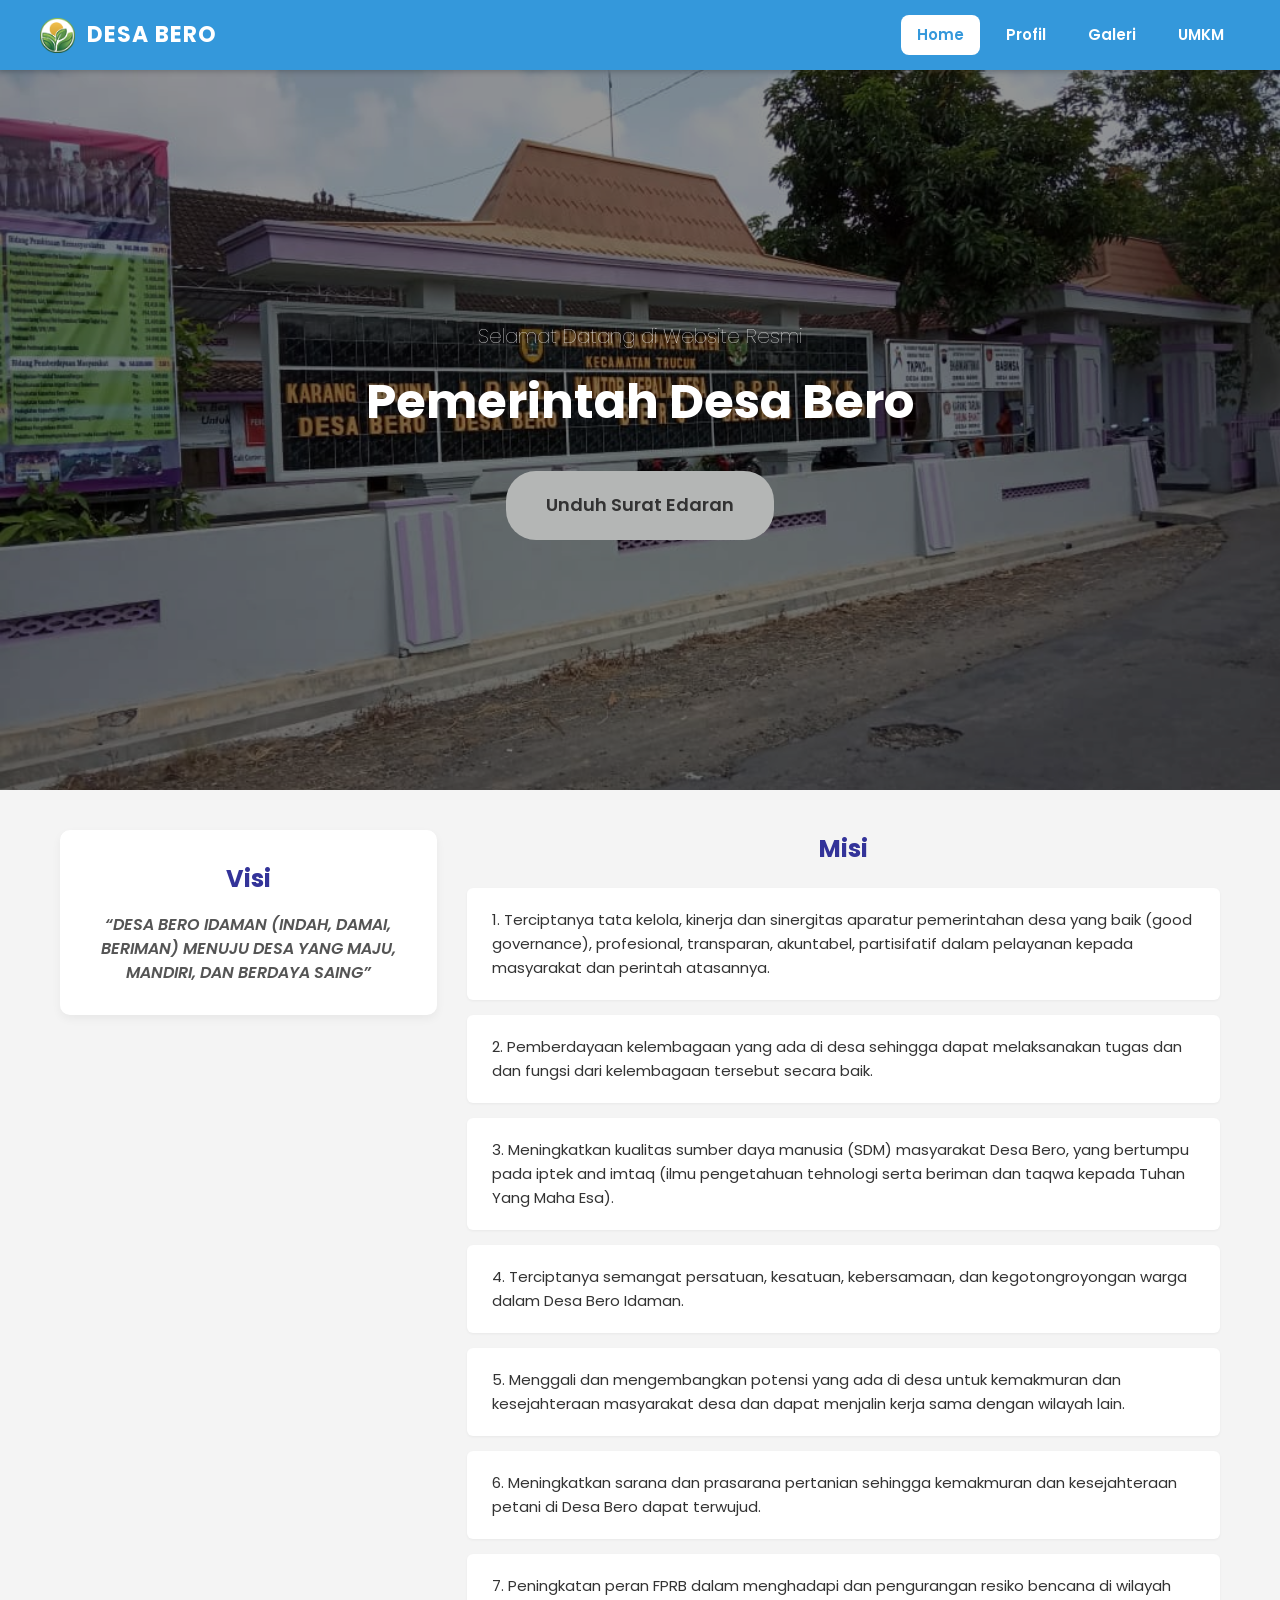
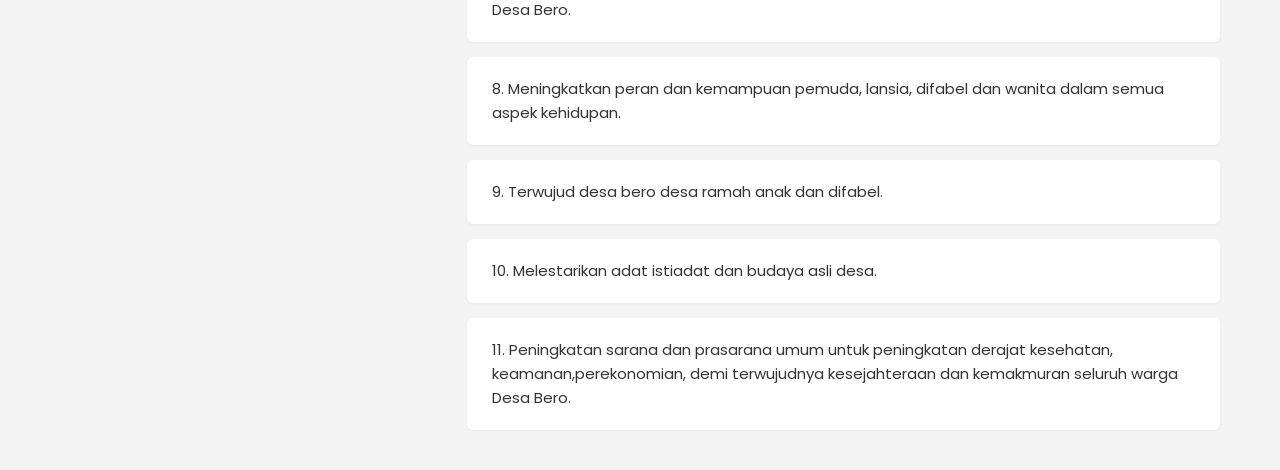
<file: index.html>
<!DOCTYPE html>
<html lang="id">
<head>
  <meta charset="UTF-8">
  <meta name="viewport" content="width=device-width, initial-scale=1.0">
  <title>Kelurahan Desa Bero</title>
  <link rel="stylesheet" href="style.css">
  <link rel="icon" type="image/png" href="gambar/logodesa.png">
</head>
<body>

  <nav>
    <div class="nav-brand">
      <img src="gambar/logodesa.png" alt="Logo" class="nav-logo">
      <span>DESA BERO</span>
    </div>
    <div class="nav-links">
      <a href="index.html" class="active">Home</a>
      <a href="profil.html">Profil</a>
      <a href="kegiatan.html">Galeri</a>
      <a href="umkm.html">UMKM</a>
    </div>
  </nav>

  <div class="hero-section">
    <img src="gambar/kantor kepala desa.jpg" alt="Latar Belakang Desa Bero" class="hero-bg">
    <div class="hero-overlay"></div>
    <div class="hero-content">
      <h1>Selamat Datang di Website Resmi</h1>
      <p>Pemerintah Desa Bero</p>
      <div class="action-buttons">
        <a href="surat/Surat_Undangan_Pentas_Seni_Wayang_Desa_Bero.pdf" download class="btn-kapsul">Unduh Surat Edaran</a>
      </div>
    </div>
  </div>

  <div class="content-section">
    <div class="visi-misi-container">
      
      <div class="card visi">
        <h3>Visi</h3>
        <p>“DESA BERO IDAMAN (INDAH, DAMAI, BERIMAN) MENUJU DESA YANG MAJU, MANDIRI, DAN BERDAYA SAING”</p>
      </div>
      
      <div class="misi-container">
        <h3 class="judul-misi">Misi</h3>
        
        <div class="misi-box">1. Terciptanya tata kelola, kinerja dan sinergitas aparatur pemerintahan desa yang baik (good governance), profesional, transparan, akuntabel, partisifatif dalam pelayanan kepada masyarakat dan perintah atasannya.</div>
        <div class="misi-box">2. Pemberdayaan kelembagaan yang ada di desa sehingga dapat melaksanakan tugas dan dan fungsi dari kelembagaan tersebut secara baik.</div>
        <div class="misi-box">3. Meningkatkan kualitas sumber daya manusia (SDM) masyarakat Desa Bero, yang bertumpu pada iptek and imtaq (ilmu pengetahuan tehnologi serta beriman dan taqwa kepada Tuhan Yang Maha Esa).</div>
        <div class="misi-box">4. Terciptanya semangat persatuan, kesatuan, kebersamaan, dan kegotongroyongan warga dalam Desa Bero Idaman.</div>
        <div class="misi-box">5. Menggali dan mengembangkan potensi yang ada di desa untuk kemakmuran dan kesejahteraan masyarakat desa dan dapat menjalin kerja sama dengan wilayah lain.</div>
        <div class="misi-box">6. Meningkatkan sarana dan prasarana pertanian sehingga kemakmuran dan kesejahteraan petani di Desa Bero dapat terwujud.</div>
        <div class="misi-box">7. Peningkatan peran FPRB dalam menghadapi dan pengurangan resiko bencana di wilayah Desa Bero.</div>
        <div class="misi-box">8. Meningkatkan peran dan kemampuan pemuda, lansia, difabel dan wanita dalam semua aspek kehidupan.</div>
        <div class="misi-box">9. Terwujud desa bero desa ramah anak dan difabel.</div>
        <div class="misi-box">10. Melestarikan adat istiadat dan budaya asli desa.</div>
        <div class="misi-box">11. Peningkatan sarana dan prasarana umum untuk peningkatan derajat kesehatan, keamanan,perekonomian, demi terwujudnya kesejahteraan dan kemakmuran seluruh warga Desa Bero.</div>
      </div>

    </div>
  </div>

  <script src="script.js"></script>
</body>
</html>
</file>
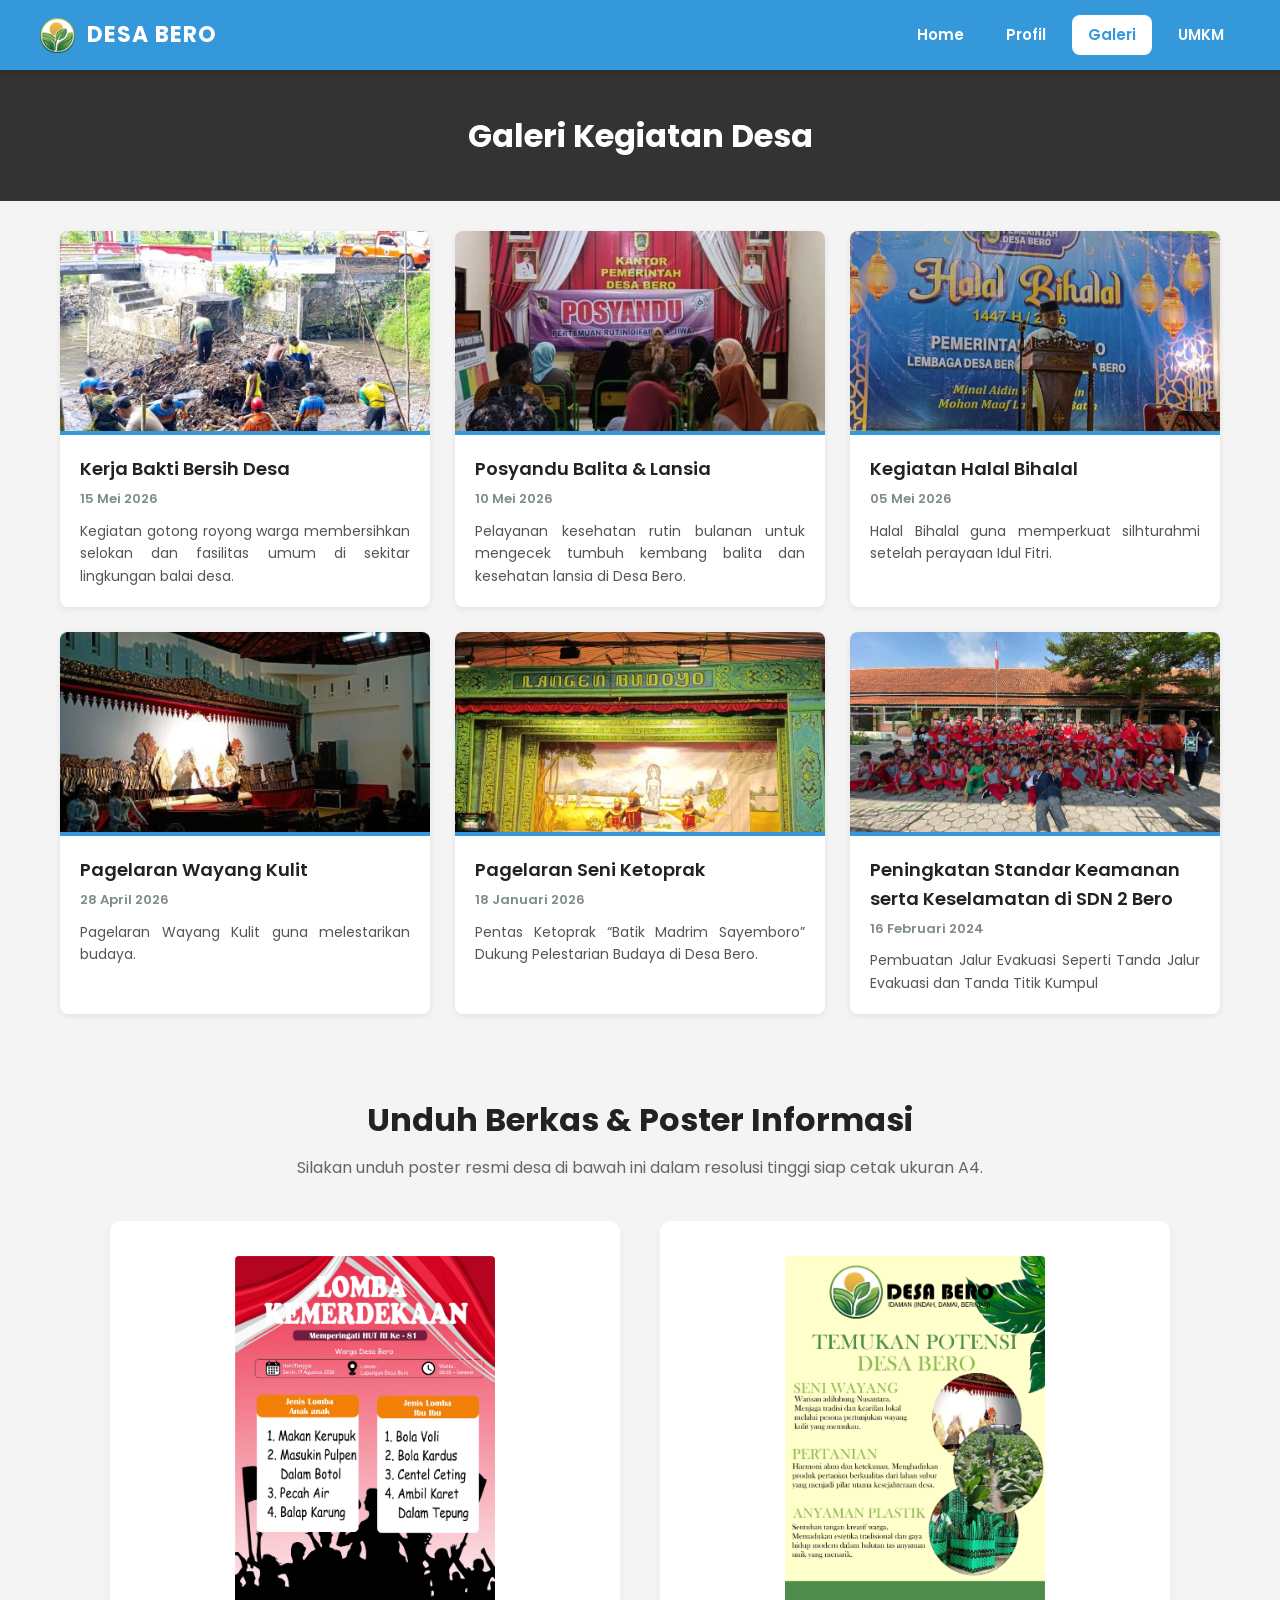
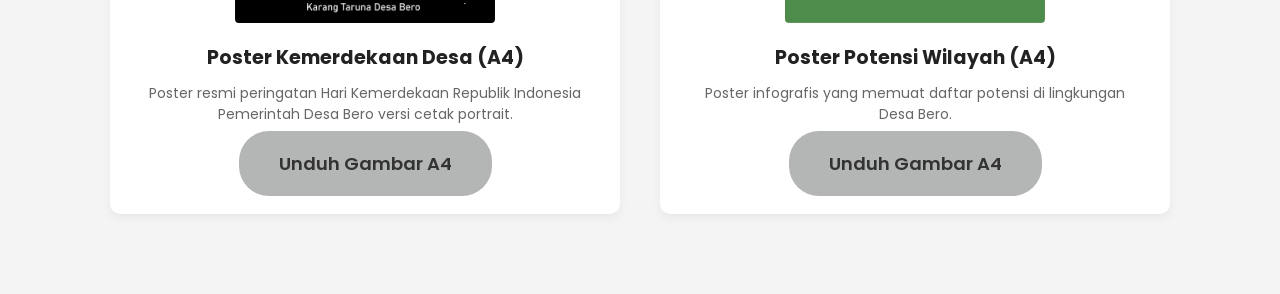
<file: kegiatan.html>
<!DOCTYPE html>
<html lang="id">
<head>
    <meta charset="UTF-8">
    <meta name="viewport" content="width=device-width, initial-scale=1.0">
    <title>Kegiatan Desa Bero</title>
    <link rel="stylesheet" href="style.css">
    <link rel="icon" type="image/png" href="gambar/logodesa.png">
</head>
<body>

    <nav>
        <div class="nav-brand">
            <img src="gambar/logodesa.png" alt="Logo" class="nav-logo">
            <span>DESA BERO</span>
        </div>
        <div class="nav-links">
            <a href="index.html">Home</a>
            <a href="profil.html">Profil</a>
            <a href="kegiatan.html" class="active">Galeri</a>
            <a href="umkm.html">UMKM</a>
        </div>
    </nav>

    <header class="page-header">
        <h1>Galeri Kegiatan Desa</h1>
    </header>

    <div class="kegiatan-container">
        
        <div class="kegiatan-grid">
            
            <div class="kegiatan-card">
                <div class="kegiatan-foto">
                    <img src="gambar/bersih sungai.jpg" alt="Kerja Bakti">
                </div>
                <div class="kegiatan-info">
                    <h3>Kerja Bakti Bersih Desa</h3>
                    <span class="kegiatan-tanggal">15 Mei 2026</span>
                    <p>Kegiatan gotong royong warga membersihkan selokan dan fasilitas umum di sekitar lingkungan balai desa.</p>
                </div>
            </div>

            <div class="kegiatan-card">
                <div class="kegiatan-foto">
                    <img src="gambar/posyandu.jpeg" alt="Posyandu">
                </div>
                <div class="kegiatan-info">
                    <h3>Posyandu Balita & Lansia</h3>
                    <span class="kegiatan-tanggal">10 Mei 2026</span>
                    <p>Pelayanan kesehatan rutin bulanan untuk mengecek tumbuh kembang balita dan kesehatan lansia di Desa Bero.</p>
                </div>
            </div>

            <div class="kegiatan-card">
                <div class="kegiatan-foto">
                    <img src="gambar/halal bihalal.jpg" alt="Halal Bihalal">
                </div>
                <div class="kegiatan-info">
                    <h3>Kegiatan Halal Bihalal</h3>
                    <span class="kegiatan-tanggal">05 Mei 2026</span>
                    <p>Halal Bihalal guna memperkuat silhturahmi setelah perayaan Idul Fitri.</p>
                </div>
            </div>

            <div class="kegiatan-card">
                <div class="kegiatan-foto">
                    <img src="gambar/wayang.jpeg" alt="Wayang Kulit">
                </div>
                <div class="kegiatan-info">
                    <h3>Pagelaran Wayang Kulit</h3>
                    <span class="kegiatan-tanggal">28 April 2026</span>
                    <p>Pagelaran Wayang Kulit guna melestarikan budaya.</p>
                </div>
            </div>

            <div class="kegiatan-card">
                <div class="kegiatan-foto">
                    <img src="gambar/seni ketoprak.jpg" alt="Ketoprak">
                </div>
                <div class="kegiatan-info">
                    <h3>Pagelaran Seni Ketoprak</h3>
                    <span class="kegiatan-tanggal">18 Januari 2026</span>
                    <p>Pentas Ketoprak “Batik Madrim Sayemboro” Dukung Pelestarian Budaya di Desa Bero.</p>
                </div>
            </div>

            <div class="kegiatan-card">
                <div class="kegiatan-foto">
                    <img src="gambar/kegiatan sd.jpg" alt="Kegiatan SD">
                </div>
                <div class="kegiatan-info">
                    <h3>Peningkatan Standar Keamanan serta Keselamatan di SDN 2 Bero</h3>
                    <span class="kegiatan-tanggal">16 Februari 2024</span>
                    <p>Pembuatan Jalur Evakuasi Seperti Tanda Jalur Evakuasi dan Tanda Titik Kumpul</p>
                </div>
            </div>

        </div>
    </div>

    <section class="download-media-section">
        <div class="media-header">
            <h2>Unduh Berkas & Poster Informasi</h2>
            <p>Silakan unduh poster resmi desa di bawah ini dalam resolusi tinggi siap cetak ukuran A4.</p>
        </div>

        <div class="media-grid">
            <div class="media-card">
                <div class="media-preview">
                    <img src="gambar/POSTER EVENT.jpg" alt="Poster Kemerdekaan Desa Bero">
                </div>
                <div class="media-info">
                    <h3>Poster Kemerdekaan Desa (A4)</h3>
                    <p>Poster resmi peringatan Hari Kemerdekaan Republik Indonesia Pemerintah Desa Bero versi cetak portrait.</p>
                    <a href="gambar/POSTER EVENT.jpg" download class="btn-kapsul">Unduh Gambar A4</a>
                </div>
            </div>

            <div class="media-card">
                <div class="media-preview">
                    <img src="gambar/5_Arraihan Yanu Pradana_X PPLG B_Poster Potensi.jpg" alt="Poster Potensi Desa Bero">
                </div>
                <div class="media-info">
                    <h3>Poster Potensi Wilayah (A4)</h3>
                    <p>Poster infografis yang memuat daftar potensi di lingkungan Desa Bero.</p>
                    <a href="gambar/5_Arraihan Yanu Pradana_X PPLG B_Poster Potensi.jpg" download class="btn-kapsul">Unduh Gambar A4</a>
                </div>
            </div>
        </div>
    </section>

</body>
</file>
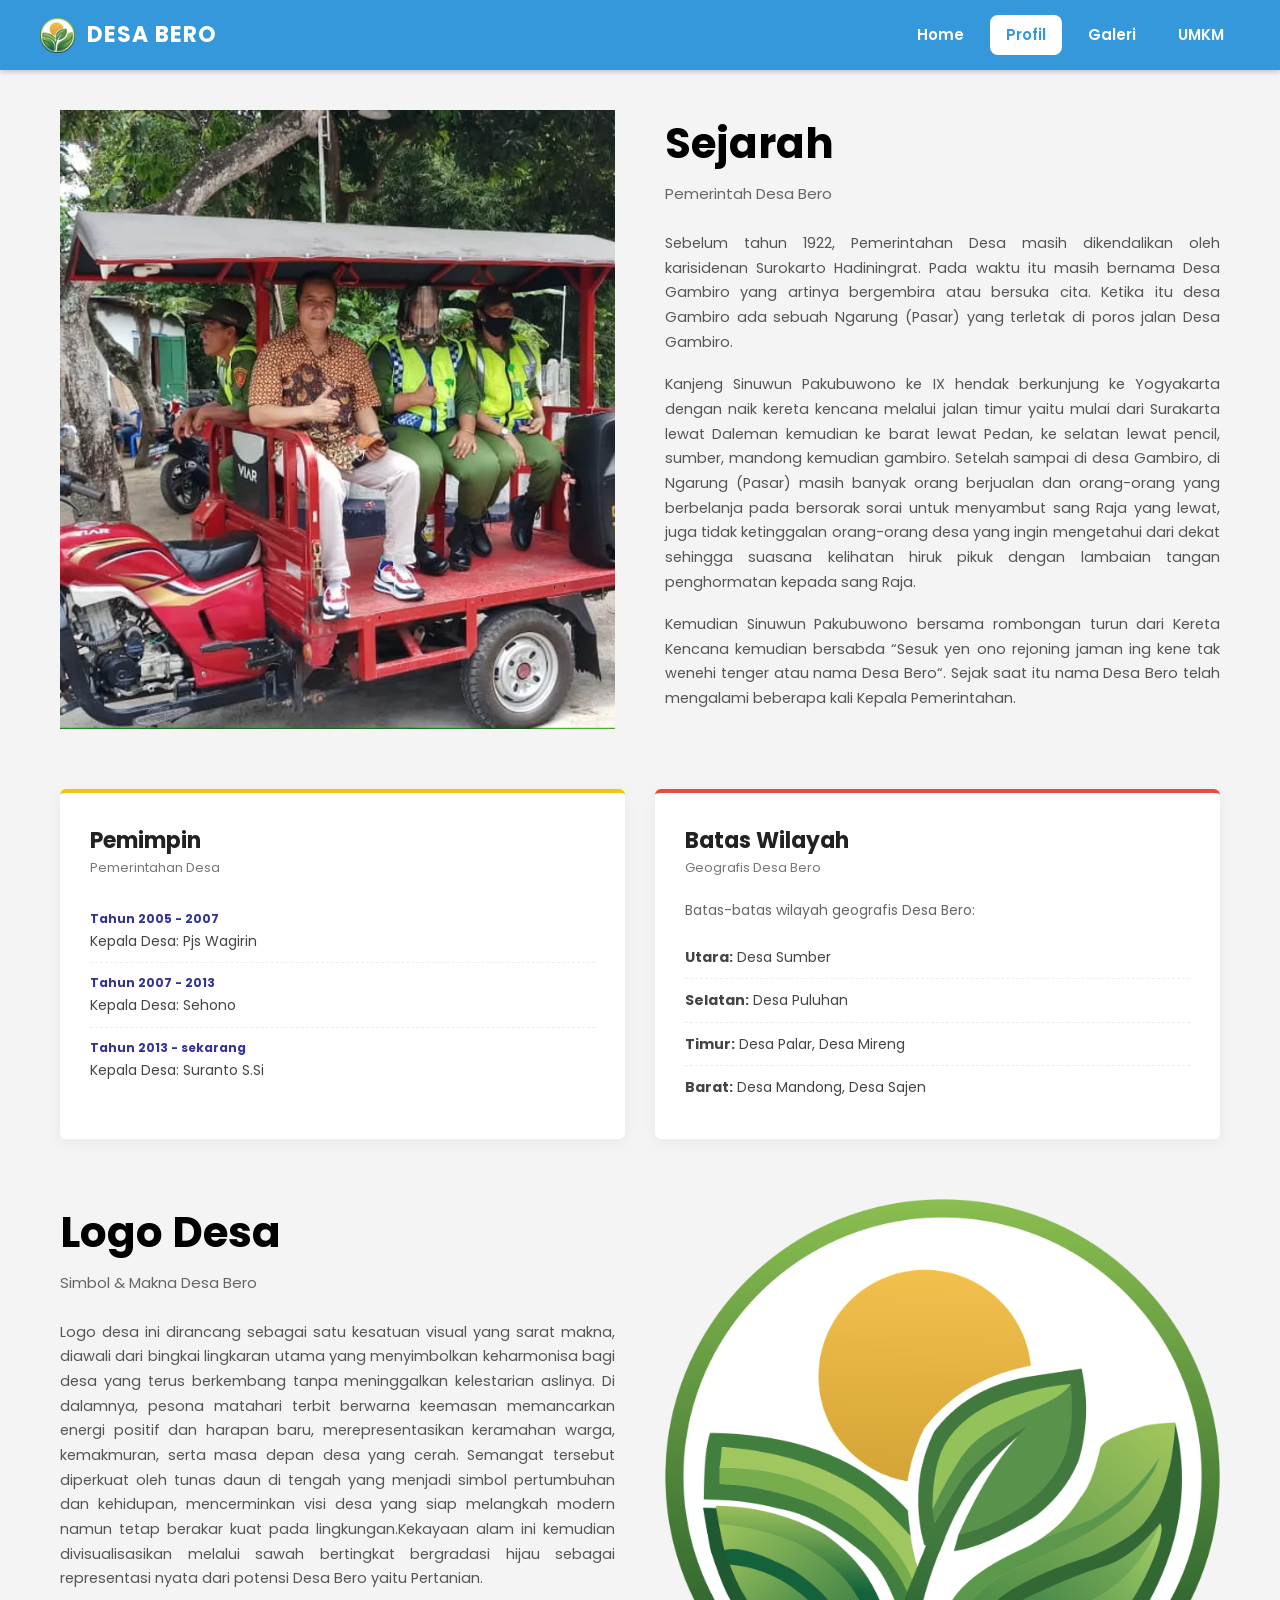
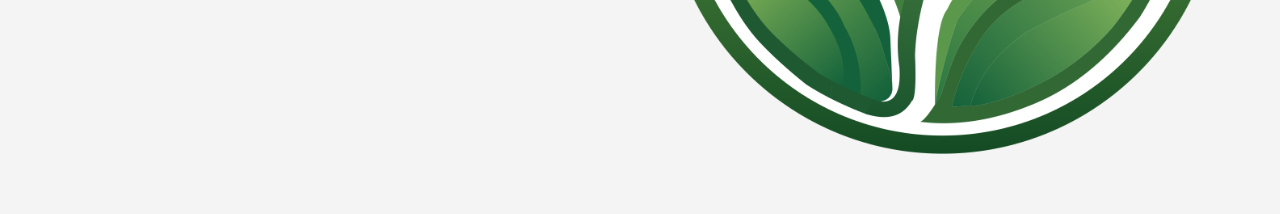
<file: profil.html>
<!DOCTYPE html>
<html lang="id">
<head>
    <meta charset="UTF-8">
    <meta name="viewport" content="width=device-width, initial-scale=1.0">
    <title>Profil Desa Bero</title>
    <link rel="stylesheet" href="style.css">
    <link rel="icon" type="image/png" href="gambar/logodesa.png">
</head>
<body>

    <nav>
  <div class="nav-brand">
    <img src="gambar/logodesa.png" alt="Logo" class="nav-logo">
    <span>DESA BERO</span>
  </div>
  <div class="nav-links">
    <a href="index.html">Home</a>
    <a href="profil.html" class="active">Profil</a>
    <a href="kegiatan.html">Galeri</a>
    <a href="umkm.html">UMKM</a>
  </div>
</nav>
    <div class="profil-container">
        
        <div class="sejarah-wrapper-baru">
            <div class="sejarah-foto-box-baru">
                <img src="gambar/profil.jpg" alt="Foto Sejarah Desa Bero">
            </div>
            
            <div class="sejarah-teks-box-baru">
                <div class="judul-profil-baru">
                    <h2>Sejarah</h2>
                    <span>Pemerintah Desa Bero</span>
                </div>
                <p>Sebelum tahun 1922, Pemerintahan Desa masih dikendalikan oleh karisidenan Surokarto Hadiningrat. Pada waktu itu masih bernama Desa Gambiro yang artinya bergembira atau bersuka cita. Ketika itu desa Gambiro ada sebuah Ngarung (Pasar) yang terletak di poros jalan Desa Gambiro.</p>
                <p>Kanjeng Sinuwun Pakubuwono ke IX hendak berkunjung ke Yogyakarta dengan naik kereta kencana melalui jalan timur yaitu mulai dari Surakarta lewat Daleman kemudian ke barat lewat Pedan, ke selatan lewat pencil, sumber, mandong kemudian gambiro. Setelah sampai di desa Gambiro, di Ngarung (Pasar) masih banyak orang berjualan dan orang-orang yang berbelanja pada bersorak sorai untuk menyambut sang Raja yang lewat, juga tidak ketinggalan orang-orang desa yang ingin mengetahui dari dekat sehingga suasana kelihatan hiruk pikuk dengan lambaian tangan penghormatan kepada sang Raja.</p>
                <p>Kemudian Sinuwun Pakubuwono bersama rombongan turun dari Kereta Kencana kemudian bersabda “Sesuk yen ono rejoning jaman ing kene tak wenehi tenger atau nama Desa Bero“. Sejak saat itu nama Desa Bero telah mengalami beberapa kali Kepala Pemerintahan.</p>
            </div>
        </div>

        <div class="info-desa-grid">
            <div class="info-card" id="pemimpin">
                <div class="judul-kotak-kembar">
                    <h3>Pemimpin</h3>
                    <span>Pemerintahan Desa</span>
                </div>
                <ul class="list-data">
                    <li><span class="periode">Tahun 2005 - 2007</span> Kepala Desa: Pjs Wagirin</li>
                    <li><span class="periode">Tahun 2007 - 2013</span> Kepala Desa: Sehono</li>
                    <li><span class="periode">Tahun 2013 - sekarang</span> Kepala Desa: Suranto S.Si</li>
                </ul>
            </div>

            <div class="info-card" id="batas">
                <div class="judul-kotak-kembar">
                    <h3>Batas Wilayah</h3>
                    <span>Geografis Desa Bero</span>
                </div>
                <p style="font-size: 14px; color: #666; margin-bottom: 15px;">Batas-batas wilayah geografis Desa Bero:</p>
                <ul class="list-data">
                    <li><strong>Utara:</strong> Desa Sumber</li>
                    <li><strong>Selatan:</strong> Desa Puluhan</li>
                    <li><strong>Timur:</strong> Desa Palar, Desa Mireng</li>
                    <li><strong>Barat:</strong> Desa Mandong, Desa Sajen</li>
                </ul>
            </div>
        </div>

        <div class="sejarah-wrapper-baru gambar-kanan">
            <div class="sejarah-foto-box-baru">
                <img src="gambar/logodesa.png" alt="Logo Resmi Desa Bero" class="logo-img">
            </div>
            
            <div class="sejarah-teks-box-baru">
                <div class="judul-profil-baru">
                    <h2>Logo Desa</h2>
                    <span>Simbol & Makna Desa Bero</span>
                </div>
                <p>Logo desa ini dirancang sebagai satu kesatuan visual yang sarat makna, diawali dari bingkai lingkaran utama yang menyimbolkan keharmonisa bagi desa yang terus berkembang tanpa meninggalkan kelestarian aslinya. Di dalamnya, pesona matahari terbit berwarna keemasan memancarkan energi positif dan harapan baru, merepresentasikan keramahan warga, kemakmuran, serta masa depan desa yang cerah. Semangat tersebut diperkuat oleh tunas daun di tengah yang menjadi simbol pertumbuhan dan kehidupan, mencerminkan visi desa yang siap melangkah modern namun tetap berakar kuat pada lingkungan.Kekayaan alam ini kemudian divisualisasikan melalui sawah bertingkat bergradasi hijau sebagai representasi nyata dari potensi Desa Bero yaitu Pertanian.</p>
        </div>

    </div>

</body>
</html>
</file>
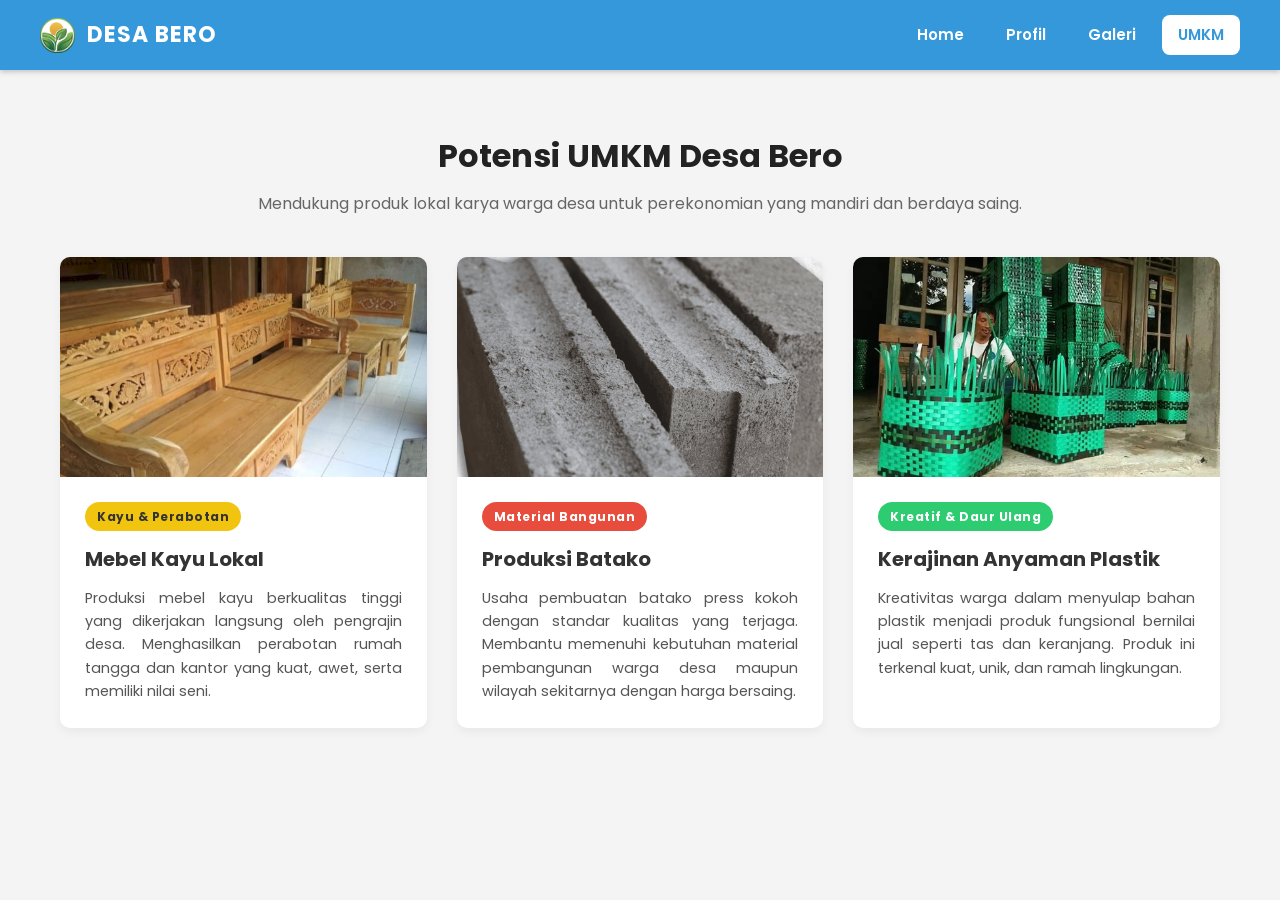
<file: umkm.html>
<!DOCTYPE html>
<html lang="id">
<head>
  <meta charset="UTF-8">
  <meta name="viewport" content="width=device-width, initial-scale=1.0">
  <title>UMKM - Kelurahan Desa Bero</title>
  <link rel="stylesheet" href="style.css">
  <link rel="icon" type="image/png" href="gambar/logodesa.png">
</head>
<body>

  <nav>
    <div class="nav-brand">
      <img src="gambar/logodesa.png" alt="Logo" class="nav-logo">
      <span>DESA BERO</span>
    </div>
    <div class="nav-links">
      <a href="index.html">Home</a>
      <a href="profil.html">Profil</a>
      <a href="kegiatan.html">Galeri</a>
      <a href="umkm.html" class="active">UMKM</a>
    </div>
  </nav>

  <section class="umkm-section">
    <div class="umkm-header">
      <h2>Potensi UMKM Desa Bero</h2>
      <p>Mendukung produk lokal karya warga desa untuk perekonomian yang mandiri dan berdaya saing.</p>
    </div>

    <div class="umkm-grid">
      <div class="umkm-card">
        <div class="umkm-foto">
          <img src="gambar/mebel.jpg" alt="Produksi Mebel Desa Bero">
        </div>
        <div class="umkm-info">
          <span class="badge badge-kuning">Kayu & Perabotan</span>
          <h3>Mebel Kayu Lokal</h3>
          <p>Produksi mebel kayu berkualitas tinggi yang dikerjakan langsung oleh pengrajin desa. Menghasilkan perabotan rumah tangga dan kantor yang kuat, awet, serta memiliki nilai seni.</p>
        </div>
      </div>

      <div class="umkm-card">
        <div class="umkm-foto">
          <img src="gambar/batako.jpg" alt="Produksi Batako Desa Bero">
        </div>
        <div class="umkm-info">
          <span class="badge badge-merah">Material Bangunan</span>
          <h3>Produksi Batako</h3>
          <p>Usaha pembuatan batako press kokoh dengan standar kualitas yang terjaga. Membantu memenuhi kebutuhan material pembangunan warga desa maupun wilayah sekitarnya dengan harga bersaing.</p>
        </div>
      </div>

      <div class="umkm-card">
        <div class="umkm-foto">
          <img src="gambar/anyaman.jpg" alt="Kerajinan Anyaman Plastik">
        </div>
        <div class="umkm-info">
          <span class="badge badge-hijau">Kreatif & Daur Ulang</span>
          <h3>Kerajinan Anyaman Plastik</h3>
          <p>Kreativitas warga dalam menyulap bahan plastik menjadi produk fungsional bernilai jual seperti tas dan keranjang. Produk ini terkenal kuat, unik, dan ramah lingkungan.</p>
        </div>
      </div>
    </div>
  </section>
</body>
</html>
</file>
<file: style.css>
/* =========================================
   1. IMPOR FONT & RESET DASAR
   ========================================= */
/* Mengambil font Poppins dari Google Fonts */
@import url('https://fonts.googleapis.com/css2?family=Poppins:wght@300;400;600;700&display=swap');

* {
    margin: 0;                               /* Menghapus jarak luar bawaan browser */
    padding: 0;                              /* Menghapus jarak dalam bawaan browser */
    box-sizing: border-box;                  /* Menjaga ukuran elemen tetap stabil walau ditambah garis/padding */
    font-family: 'Poppins', sans-serif;     /* Menggunakan font Poppins untuk seluruh teks */
}

body {
    background-color: #f4f4f4;              /* Latar belakang utama web abu-abu terang */
    color: #333;                            /* Warna teks standar abu-abu gelap */
    line-height: 1.6;                       /* Spasi renggang antar baris teks agar nyaman dibaca */
}


/* =========================================
   2. NAVBAR (MENU NAVIGASI ATAS)
   ========================================= */

nav {
    background: #3498db;                    /* Warna biru utama navbar */
    color: #fff;                            /* Warna teks bawaan di dalam navbar menjadi putih */
    display: flex;                          /* Mengatur logo dan menu agar berjejer menyamping */
    justify-content: space-between;         /* Mendorong logo mentok ke kiri, menu mentok ke kanan */
    align-items: center;                    /* Menyejajarkan posisi persis di tengah secara vertikal */
    padding: 15px 40px;                     /* Jarak di dalam navbar (atas-bawah 15px, kiri-kanan 40px) */
    position: sticky;                       /* Memastikan navbar selalu menempel di layar */
    top: 0;                                 /* Menempel persis di ujung paling atas layar */
    z-index: 1000;                          /* Memastikan navbar berada di tumpukan teratas (tidak tertutup gambar) */
    box-shadow: 0 2px 5px rgba(0,0,0,0.2);  /* Efek bayangan hitam tipis di bawah navbar */
}

.nav-brand {
    display: flex;                          /* Membuat gambar logo dan tulisan berjejer menyamping */
    align-items: center;                    /* Menyejajarkan logo dan tulisan di tengah vertikal */
    gap: 12px;                              /* Memberi spasi 12px antara logo dan tulisan */
}

.nav-logo {
    height: 35px;                           /* Membatasi tinggi maksimal logo agar navbar tidak bengkak */
    width: auto;                            /* Lebar otomatis menyesuaikan agar gambar tidak gepeng */
    display: block;                         /* Menghilangkan ruang kosong tak terlihat di bawah gambar */
}

.nav-brand span {
    font-size: 22px;                        /* Ukuran huruf judul desa di navbar */
    font-weight: 700;                       /* Ketebalan huruf (Bold) */
    letter-spacing: 1px;                    /* Jarak renggang antar karakter huruf */
}

.nav-links {
    display: flex;                          /* Deretan menu berjejer menyamping */
    align-items: center;                    /* Rata tengah vertikal */
    gap: 10px;                              /* Jarak kosong antar tombol menu */
    list-style: none;                       /* Menghapus titik-titik (bullet) bawaan dari list */
}

.nav-links a {
    color: #fff;                          /* Teks tombol menu warna putih */
    text-decoration: none;                  /* Menghapus garis bawah pada link */
    font-size: 15px;                        /* Ukuran font menu */
    font-weight: 600;                       /* Ketebalan huruf semi-bold */
    padding: 8px 16px;                      /* Jarak area klik di sekitar teks (membentuk kotak) */
    border-radius: 8px;                     /* Melengkungkan sudut kotak agar berbentuk kapsul */
    display: flex;                          /* Mengatur letak teks agar sejajar dengan panah dropdown */
    align-items: center;                    /* Rata tengah vertikal antara teks dan panah */
    gap: 6px;                               /* Jarak antara teks dan panah dropdown */
    transition: all 0.3s ease;              /* Animasi mulus saat tombol berubah warna (0.3 detik) */
}

.nav-links a:hover:not(.active) {
    background-color: rgba(255, 255, 255, 0.2); /* Menu biasa berubah jadi putih transparan 20% saat disentuh */
}

.nav-links a.active {
    background-color: #fff;                 /* Menu halaman aktif menyala putih pekat */
    color: #3498db;                         /* Teks menu aktif berubah jadi biru (kebalikan dari navbar) */
}


/* =========================================
   4. HEADER HALAMAN INTERNAL (Profil & Galeri)
   ========================================= */

header.page-header, header.profil-header {
    background-color: #333;               /* Latar belakang kotak judul warna abu-abu gelap */
    color: #fff;                          /* Warna teks putih */
    text-align: center;                     /* Teks diposisikan di tengah layar */
    padding: 40px;                          /* Ketebalan kotak judul */
    margin-bottom: 30px;                    /* Jarak kotak judul dengan isi halaman di bawahnya */
}

/* =========================================
   5. HALAMAN INDEX (HOME) - HERO SECTION
   ========================================= */

.hero-section {
    position: relative;                     /* Menjadi pondasi bagi gambar dan teks di dalamnya */
    width: 100%;                            /* Lebar kotak memakan layar penuh */
    height: 80vh;                           /* Tingginya 80% dari ukuran tinggi layar HP/PC pengguna */
    display: flex;                          /* Mengaktifkan sistem penataan isi otomatis */
    align-items: center;                    /* Mengunci isi tepat di tengah secara vertikal */
    justify-content: center;                /* Mengunci isi tepat di tengah secara horizontal */
    overflow: hidden;                       /* Membuang sisa gambar yang meluber keluar batas kotak */
}

.hero-bg {
    position: absolute;                     /* Membuat gambar terlepas dan bisa menimpa bagian lain */
    top: 0;                                 /* Mulai dari sisi paling atas */
    left: 0;                                /* Mulai dari sisi paling kiri */
    width: 100%;                            /* Lebar gambar menutupi kotak penuh */
    height: 100%;                           /* Tinggi gambar menutupi kotak penuh */
    object-fit: cover;                      /* Memotong otomatis area foto yang berlebih agar tak gepeng */
    z-index: 1;                             /* Ditempatkan di lapisan paling dasar (terbawah) */
}

.hero-overlay {
    position: absolute;                     /* Lapisan ini juga terlepas menutupi layar */
    top: 0;                                 /* Mulai dari atas */
    left: 0;                                /* Mulai dari kiri */
    width: 100%;                            /* Lebar penuh */
    height: 100%;                           /* Tinggi penuh */
    background: rgba(0, 0, 0, 0.418);     /* Membuat efek kaca film hitam transparan 55% */
    z-index: 2;                             /* Ditempatkan di lapisan ke-2 (di atas foto) */
}

.hero-content {
    position: relative;                     /* Membawa teks kembali ke alur normal */
    z-index: 3;                             /* Ditempatkan di lapisan ke-3 (paling atas) agar terbaca */
    text-align: center;                     /* Semua teks diratakan di tengah */
    color: #fff;                         /* Teks berwarna putih terang */
    padding: 20px;                          /* Jarak kanan-kiri agar teks tidak menempel ke pinggir HP */
}

.hero-content h1 {
    font-size: 20px;                        /* Ukuran tulisan 'Selamat Datang' */
    margin-bottom: 12px;                    /* Jarak tulisan ini dengan nama desa di bawahnya */
    font-weight: 100;                       /* Huruf dicetak tipis (elegan) */
}

.hero-content p {
    font-size: 48px;                        /* Ukuran sangat besar untuk nama 'Pemerintah Desa Bero' */
    margin-bottom: 30px;                    /* Jarak tulisan dengan tombol download */
    font-weight: 700;                       /* Huruf dicetak sangat tebal */
}

.action-buttons {
    display: flex;                          /* Membuat tombol-tombol berjejer ke samping */
    justify-content: center;                /* Mengumpulkan tombol di tengah-tengah layar */
    gap: 15px;                              /* Jarak antara tombol satu dengan yang lain */
}

.btn-kapsul {
    background: #b4b6b5;                      /* Tombol warna putih */
    color: #333;                            /* Teks di dalam tombol warna gelap */
    padding: 20px 40px;                     /* Ukuran area klik (atas-bawah 12px, kiri-kanan 24px) */
    border-radius: 30px;                    /* Membuat sudut tombol sangat bulat (kapsul) */
    text-decoration: none;                  /* Menghapus garis bawah pada link tombol */
    font-size: 18px;                        /* Ukuran teks tombol */
    font-weight: 600;                       /* Teks agak tebal */
    transition: all 0.3s ease;              /* Efek pergerakan mulus saat tombol disentuh */
}

.btn-kapsul:hover {
    background : #3498db;                    /* Saat disentuh, tombol jadi biru */
    color: white;                           /* Teks di dalam tombol jadi putih */
    transform: translateY(-5px);            /* Tombol naik ke atas sebanyak 5 pixel (Efek Melayang) */
    box-shadow: 0 10px 15px rgba(0,0,0,0.3);/* Bayangan membesar menegaskan bahwa tombol terangkat */
}


/* =========================================
   6. KONTEN VISI & MISI
   ========================================= */

.content-section {
    max-width: 1200px;                      /* Mencegah konten melebar tak terhingga di layar monitor besar */
    margin: 40px auto;                      /* Memberi jarak luar atas-bawah 40px, dan meratakan di tengah (auto) */
    padding: 0 20px;                        /* Memberi ruang kosong di pinggir kiri-kanan agar tak nempel ujung layar */
}

.visi-misi-container {
    display: grid;                          /* Mengaktifkan sistem kolom (Grid) */
    grid-template-columns: 1fr 2fr;         /* Membagi layar: Kolom Kiri 1 porsi, Kolom Kanan 2 porsi */
    gap: 30px;                              /* Lebar celah pemisah antar kedua kolom */
    align-items: start;                     /* Memastikan posisi awal Visi dan Misi rata atas */
}

.card.visi {
    background: white;                      /* Kotak visi warna putih */
    padding: 30px;                          /* Ruang lega di dalam kotak */
    border-radius: 10px;                    /* Sudut kotak membulat */
    box-shadow: 0 4px 10px rgba(0,0,0,0.05);/* Efek bayangan kotak luar sangat tipis */
    text-align: center;                     /* Teks ditengah */
    position: sticky;                       /* Memerintahkan kotak Visi untuk diam mengapung saat di-scroll */
    top: 80px;                              /* Kotak berhenti mengapung dan tertahan pada jarak 80px dari atap browser */
}

.card.visi h3 {
    color: #333399;                         /* Warna judul Visi (Biru keunguan) */
    margin-bottom: 15px;                    /* Jarak ke isi paragraf visi */
    font-size: 24px;                        /* Ukuran font judul visi */
}

.card.visi p {
    color: #555;                            /* Warna teks paragraf visi */
    font-size: 16px;                        /* Ukuran teks paragraf visi */
    line-height: 1.5;                       /* Jarak antar baris paragraf */
    font-style: italic;                     /* Teks dicetak miring */
    font-weight: 600;                       /* Teks agak tebal */
}

.misi-container {
    display: flex;                          /* Mengaktifkan sistem penataan otomatis untuk Misi */
    flex-direction: column;                 /* Memaksa nomor-nomor misi untuk berbaris ke bawah */
    gap: 15px;                              /* Jarak jarak antar kotak poin misi */
}

.judul-misi {
    color: #333399;                         /* Warna judul Misi disamakan dengan Visi */
    font-size: 24px;                        /* Ukuran font disamakan dengan Visi */
    margin-top: 0;                          /* Menghapus jarak atas bawaan tag H3 */
    margin-bottom: 5px;                     /* Jarak judul ke kotak misi nomor 1 */
    text-align: center;                     /* Posisi judul di tengah */
}

.misi-box {
    background-color: #fff;                 /* Kotak satuan misi warna putih */
    padding: 20px 25px;                     /* Ruang di dalam kotak tiap nomor misi */
    border-radius: 6px;                     /* Sudut kotak sedikit membulat */
    color: #333;                            /* Teks di dalam kotak warna gelap */
    font-size: 15px;                        /* Ukuran teks dalam kotak */
    font-weight: 400;                       /* Ketebalan teks normal */
    line-height: 1.6;                       /* Jarak baris paragraf misi */
    box-shadow: 0 1px 3px rgba(0,0,0,0.05); /* Bayangan super tipis di tiap kotak nomor */
}

/* =========================================
   7. BAGIAN POTENSI UMKM DESA
   ========================================= */

.umkm-section {
    max-width: 1200px;                      /* Batas maksimal lebar keseluruhan bagian UMKM */
    margin: 60px auto;                      /* Jarak jauh 60px atas-bawah dari seksi lain, posisi rata tengah */
    padding: 0 20px;                        /* Jarak pinggir layar */
}

.umkm-header { 
    text-align: center;                     /* Judul utama UMKM di tengah layar */
    margin-bottom: 40px;                    /* Jarak dari judul ke kartu gambar di bawahnya */
}

.umkm-header h2 { 
    font-size: 32px;                        /* Ukuran judul besar */
    color: #222;                            /* Warna gelap nyaris hitam */
    margin-bottom: 10px;                    /* Jarak dari judul ke kalimat penjelas */
}

.umkm-header p { 
    color: #666;                            /* Warna abu-abu redup untuk deskripsi */
    font-size: 16px;                        /* Ukuran teks standar */
}

.umkm-grid {
    display: grid;                          /* Aktifkan sistem grid cerdas */
    grid-template-columns: repeat(auto-fit, minmax(300px, 1fr)); /* Aturan susun otomatis: Kartu sejajar jika layar luas, turun baris jika layarnya di bawah 300px per kartu */
    gap: 30px;                              /* Jarak spasi antar kartu UMKM sebesar 30px */
}

.umkm-card {
    background: #fff;                       /* Kartu berwarna putih */
    border-radius: 10px;                    /* Sudut kartu dibuat melengkung */
    overflow: hidden;                       /* Memotong paksa foto di dalamnya yang menutupi bagian melengkung kartu */
    box-shadow: 0 4px 10px rgba(0,0,0,0.05);/* Bayangan standar saat kartu tak disentuh */
    transition: transform 0.3s ease, box-shadow 0.3s ease; /* Transisi untuk posisi naik dan perubahan bayangan */
    display: flex;                          /* Memastikan foto di atas dan teks di bawah terstruktur rapi */
    flex-direction: column;                 /* Mengarahkan susunan jadi atas-bawah */
}


.umkm-foto {
    width: 100%;                            /* Lebar blok penampung foto memakan seluruh lebar kartu */
    height: 220px;                          /* Tinggi blok penampung dibatasi dan dipukul rata 220px semua */
    background-color: #ddd;                 /* Warna abu-abu darurat jika foto gagal dimuat */
}

.umkm-foto img {
    width: 100%;                            /* Memaksa foto asli selebar blok penampung */
    height: 100%;                           /* Memaksa foto asli setinggi blok penampung */
    object-fit: cover;                      /* Memotong dan memusatkan foto otomatis agar tak gepeng/lonjong */
    display: block;                         /* Menghapus celah sisa di bawah foto */
}

.umkm-info {
    padding: 25px;                          /* Ruang dalam antara teks penjelasan dengan pinggiran kartu */
    flex-grow: 1;                           /* Menyeimbangkan tinggi area teks agar semua kartu sama rata bawahnya */
}

.umkm-info h3 { 
    font-size: 20px;                        /* Ukuran nama produk UMKM */
    color: #333;                            /* Warna nama produk UMKM */
    margin: 12px 0;                         /* Jarak vertikal atas-bawah nama produk UMKM */
}

.umkm-info p { 
    font-size: 14.5px;                      /* Ukuran deskripsi produk */
    color: #555;                            /* Warna deskripsi produk */
    line-height: 1.6;                       /* Spasi baris deskripsi */
    text-align: justify;                    /* Meratakan ujung kanan dan ujung kiri paragraf deskripsi */
}

.badge {
    display: inline-block;                  /* Memperlakukan teks label layaknya tombol/blok */
    padding: 5px 12px;                      /* Ketebalan blok label warna warni */
    border-radius: 20px;                    /* Melengkungkan sudut pinggir label menjadi bentuk oval/pil */
    font-size: 12px;                        /* Teks di dalam label sengaja dibuat kecil */
    font-weight: 700;                       /* Dibuat tebal agar mudah dibaca sekilas */
    color: #fff;                            /* Standarnya tulisan berwarna putih */
    letter-spacing: 0.5px;                  /* Renggang antar huruf agar jelas walau kecil */
}

.badge-kuning { 
    background-color: #f1c40f;              /* Memberi warna dasar kuning */
    color: #333;                            /* Khusus kuning, tulisan digelapkan karena putih di atas kuning tak terbaca */
}

.badge-merah { 
    background-color: #e74c3c;              /* Memberi warna dasar merah */
}

.badge-hijau { 
    background-color: #2ecc71;              /* Memberi warna dasar hijau */
}


/* =========================================
   8. HALAMAN PROFIL (SEJARAH & INFO DESA)
   ========================================= */

.profil-container {
    max-width: 1200px;                      /* Batas luar total halaman profil */
    margin: 40px auto;                      /* Jarak aman atas bawah 40px dan posisi otomatis rata tengah (auto) */
    padding: 0 20px;                        /* Jarak kanan kiri agar isi tak mepet tepi monitor */
}

.sejarah-wrapper-baru {
    display: flex;                          /* Mengatur area sejarah berjejer ke samping */
    gap: 50px;                              /* Jarak antara area foto dan area teks sebesar 50px */
    align-items: stretch;                   /* Trik memaksa kotak teks dan kotak foto otomatis sama tinggi secara akurat */
    margin-bottom: 60px;                    /* Jarak paragraf sejarah dengan elemen apapun di bawahnya */
}

.sejarah-foto-box-baru {
    flex: 1;                                /* Mengambil jatah ruang 1 bagian (setara dengan teks) */
    display: flex;                          /* Membuat isi di dalamnya fleksibel menutupi ruang kosong */
}

.sejarah-foto-box-baru img {
    width: 100%;                            /* Lebar foto desa 100% dari kotaknya */
    height: 100%;                           /* Tinggi foto desa 100% dari kotaknya */
    object-fit: cover;                      /* Trik utama agar foto desa tak gepeng meski ditarik secara otomatis */
    display: block;                         /* Merapikan blok bawah gambar */
}

.sejarah-teks-box-baru {
    flex: 1;                                /* Mengambil jatah ruang 1 bagian (setara dengan foto) */
}

.judul-profil-baru h2 { 
    font-size: 42px;                        /* Ukuran teks sejarah desa yang besar */
    font-weight: bold;                      /* Cetak tebal */
    color: #000;                            /* Hitam pekat */
    margin: 0 0 5px 0;                      /* Jarak bawah tipis menuju sub-judul */
}

.judul-profil-baru span { 
    font-size: 15px;                        /* Ukuran sub-judul kecil warna abu-abu */
    color: #666;                            /* Warna abu-abu */
    display: block;                         /* Memindahkannya otomatis ke baris baru di bawah judul */
    margin-bottom: 25px;                    /* Jarak dari sub-judul ke kalimat pembuka paragraf */
}

.sejarah-teks-box-baru p { 
    font-size: 14.5px;                      /* Ukuran kalimat sejarah */
    color: #555;                            /* Warna paragraf abu-abu gelap */
    line-height: 1.7;                       /* Jarak baris yang cukup lebar agar tak lelah dibaca */
    margin-bottom: 18px;                    /* Jarak antar pergantian paragraf/alinea */
    text-align: justify;                    /* Membuat paragraf rata lurus kiri dan kanan */
}

.sejarah-wrapper-baru.gambar-kanan {
    margin-top: 60px;                       /* Jarak antara Sejarah Atas dan Sejarah Bawah */
    flex-direction: row-reverse;            /* Memutar letak isi 180 derajat (yang Kiri jadi di Kanan, dan sebaliknya) */
}

.info-desa-grid {
    display: grid;                          /* Mengaktifkan sistem kotak-kotak canggih */
    grid-template-columns: 1fr 1fr;         /* Membagi wilayah monitor sama rata (2 kolom) */
    gap: 30px;                              /* Jarak antara kotak info pemerintahan dan info batas wilayah */
    margin-bottom: 40px;                    /* Jarak area ini menuju bagian bawah halaman */
}

.info-card {
    background: #fff;                       /* Kotak data putih bersih */
    padding: 30px;                          /* Ruangan lega 30px di bagian dalam kotaknya */
    border-radius: 6px;                     /* Sudut melengkung halus */
    box-shadow: 0 4px 15px rgba(0,0,0,0.05);/* Bayangan pudar menjalar jauh mengelilingi kotak */
}

#pemimpin { 
    border-top: 4px solid #f1c40f;          /* Menambahkan mahkota/garis tebal warna kuning di atas kotak pemimpin */
}

#batas { 
    border-top: 4px solid #e74c3c;          /* Menambahkan mahkota/garis tebal warna merah di atas kotak batas wilayah */
}

.judul-kotak-kembar h3 { 
    font-size: 22px;                        /* Ukuran teks 'Pemerintahan Desa' */
    margin: 0;                              /* Hapus jarak luar */
    color: #222;                            /* Hitam nyaris pekat */
}

.judul-kotak-kembar span { 
    font-size: 13px;                        /* Teks penjelas kotak kecil */
    color: #777;                            /* Warna abu-abu */
    display: block;                         /* Turun baris */
    margin-bottom: 20px;                    /* Jarak dari judul kotak ke isinya (data daftar) */
}

.list-data { 
    list-style: none;                       /* Menghapus simbol bulat hitam default dari daftar HTML */
    padding: 0;                             /* Menghapus ruang kosong di pinggir daftarnya */
}

.list-data li { 
    font-size: 14px;                        /* Ukuran nama-nama orang/batas */
    padding: 10px 0;                        /* Jarak atas bawah 10px agar baris tak terlalu padat */
    border-bottom: 1px dashed #eee;         /* Membuat garis pemisah bawah berupa titik putus-putus samar (#eee) */
    color: #444;                            /* Warna tulisan daftar */
}

.list-data li:last-child { 
    border-bottom: none;                    /* Menghapus aturan garis titik putus-putus khusus pada daftar baris paling akhir */
}

.periode { 
    display: block;                         /* Memindahkan tahun/periode ke baris bawahnya sendiri */
    font-weight: bold;                      /* Tulisan tahun dicetak tebal */
    color: #333399;                         /* Warna tahun dicetak dengan ungu biru */
    font-size: 12px;                        /* Ukuran tulisan tahun cukup dibuat kecil */
    margin-bottom: 2px;                     /* Memisahkan sedikit jarak tahun dengan nama orang */
}


/* =========================================
   9. HALAMAN KEGIATAN (GALERI)
   ========================================= */

.kegiatan-container {
    max-width: 1200px;                      /* Batas lebar total galeri (lebih sempit dari beranda) */
    margin: 0 auto;                         /* Meratakan ke tengah secara horizontal */
    padding: 0 20px;                        /* Jarak aman tepi kanan-kiri halaman */
    margin-bottom: 50px;                    /* Jarak aman spasi galeri terbawah dengan footer nantinya */
}

.kegiatan-grid {
    display: grid;                          /* Aktifkan sistem Grid penyusun kartu pintar */
    grid-template-columns: repeat(auto-fit, minmax(300px, 1fr)); /* Mengulangi kartu menyamping, tapi turun jika layar kurang dari 300px */
    gap: 25px;                              /* Jarak tiap kartu galeri foto 25px */
}

.kegiatan-card {
    background: #fff;                       /* Badan kartu foto berwarna putih */
    border-radius: 8px;                     /* Sedikit melengkung bingkainya */
    overflow: hidden;                       /* Menhalangi foto merusak lengkungan bingkai luar */
    box-shadow: 0 2px 6px rgba(0,0,0,0.08); /* Bayangan statis */
    transition: transform 0.3s ease, box-shadow 0.3s ease; /* Persiapan untuk animasi melayang */
}

.kegiatan-foto { 
    width: 100%;                            /* Wadah foto mengambil 100% lebar kartu */
    height: 200px;                          /* Memaksa foto selalu berukuran tinggi 200px (tak pandang bentuk asli foto) */
    background-color: #eaeaea;              /* Warna placeholder kusam bila foto aslinya belum diupload / hilang */
}

.kegiatan-card img { 
    width: 100%;                            /* Gambar ditarik penuh */
    height: 100%;                           /* Gambar ditarik penuh */
    object-fit: cover;                      /* Gambar diselamatkan dari gepeng/distorsi pakai trik cover ini */
    display: block;                         /* Menghilangkan ruang misterius di bawah blok gambar (bug HTML lama) */
}

.kegiatan-info {
    padding: 20px;                          /* Ruang dalam tulisan penjelasan foto */
    border-top: 4px solid #3498db;          /* Memisahkan area foto dan teks penjelasan dengan garis tegas warna biru 4px */
}

.kegiatan-info h3 { 
    margin: 0 0 5px 0;                      /* Mereset jarak dan cuma memberi celah di sisi bawah judul 5px */
    font-size: 18px;                        /* Besaran font judul kegiatan desa */
    font-weight: 600;                       /* Ditebalkan */
    color: #222;                            /* Dihitamkan */
}

.kegiatan-tanggal { 
    display: block;                         /* Pindah baris di bawah judul secara otomatis */
    font-size: 13px;                        /* Ukuran font keterangan tanggal (kecil) */
    color: #7f8c8d;                         /* Warna abu-abu pudar */
    font-weight: 600;                       /* Ditebalkan sedikir */
    margin-bottom: 10px;                    /* Jarak dari keterangan tanggal turun ke isi paragraf/kalimat */
}

.kegiatan-info p { 
    margin: 0;                              /* Menghapus margin bawaan paragraf P */
    font-size: 14px;                        /* Ukuran isi keterangan foto */
    font-weight: 400;                       /* Normal (tidak tebal) */
    color: #555;                            /* Abu-abu standar */
    text-align: justify;                    /* Membuat blok tulisan rata kiri mentok, rata kanan mentok */
}

/* =========================================
   STYLE UNTUK BAGIAN DOWNLOAD MEDIA A4
   ========================================= */

.download-media-section {
    max-width: 1100px;                      /* Menyelaraskan lebar maksimal area dengan galeri kegiatan */
    margin: 80px auto;                      /* Jarak vertikal yang tegas dari galeri atas, posisi rata tengah */
    padding: 0 20px;                        /* Jarak aman tepi kanan-kiri layar */
}

.media-header {
    text-align: center;                     /* Membuat judul teks berada di tengah-tengah */
    margin-bottom: 40px;                    /* Jarak judul ke kartu media bawahnya */
}

.media-header h2 {
    font-size: 32px;                        /* Ukuran font judul */
    color: #222;                            /* Warna teks gelap */
    margin-bottom: 10px;                    /* Jarak judul ke baris deskripsi */
}

.media-header p {
    color: #666;                            /* Warna abu-abu redup */
    font-size: 16px;                        /* Ukuran font normal */
}

.media-grid {
    display: grid;                          /* Mengaktifkan sistem penataan kolom Grid */
    grid-template-columns: repeat(auto-fit, minmax(320px, 1fr)); /* Kolom otomatis membagi dua di laptop, dan bertumpuk di HP */
    gap: 40px;                              /* Jarak spasi renggang antar kedua kartu */
}

.media-card {
    background: #fff;                       /* Latar belakang kartu warna putih bersih */
    border-radius: 10px;                    /* Sudut kartu dibuat melengkung halus */
    padding: 35px;                          /* Ruang dalam kotak yang lega */
    box-shadow: 0 4px 10px rgba(0,0,0,0.05);/* Efek bayangan tipis halus luar kotak */
    display: flex;                          /* Mengaktifkan susunan otomatis vertikal ke bawah */
    flex-direction: column;                 /* Menata elemen menurun berurutan */
    align-items: center;                    /* Memastikan gambar dan teks terkunci di tengah kartu */
    transition: transform 0.3s ease, box-shadow 0.3s ease; /* Animasi mulus saat melayang */
}

/* KUNCI: Pengaturan bingkai agar menyerupai rasio kertas cetak A4 Portrait (1 : 1.41) */
.media-preview {
    width: 100%;                            /* Lebar maksimal mengikuti kartu */
    max-width: 260px;                       /* Batas lebar cetak display */
    height: 367px;                          /* Tinggi disesuaikan dengan rumus perbandingan A4 agar gambar pas portrait */
    border-radius: 4px;                     /* Lengkungan tipis di tiap ujung kertas poster */
    overflow: hidden;                       /* Memotong paksa sisa gambar yang meluber keluar kertas */
}

.media-preview img {
    width: 100%;                            /* Gambar memenuhi lebar bingkai */
    height: 100%;                           /* Gambar memenuhi tinggi bingkai */
    object-fit: cover;                      /* Memotong dan memusatkan gambar otomatis agar tidak distorsi/gepeng */
    display: block;                         /* Menghilangkan celah kosong bawah file gambar */
}

.media-info {
    text-align: center;                     /* Semua tulisan deskripsi dan tombol ditaruh di tengah */
    margin-top: 20px;                       /* Jarak pembatas antara bingkai foto A4 di atasnya */
}

.media-info h3 {
    font-size: 19px;                        /* Ukuran teks judul poster */
    color: #222;                            /* Warna tulisan hitam redup */
    margin-bottom: 10px;                    /* Jarak judul ke teks keterangan */
}

.media-info p {
    font-size: 14px;                        /* Ukuran teks keterangan */
    color: #666;                            /* Warna abu-abu keterangan */
    margin-bottom: 25px;                    /* Jarak teks keterangan menuju ke tombol unduh kapsul */
    line-height: 1.5;                       /* Spasi baris paragraf agar tidak menumpuk padat */
}


/* =========================================
   10. RESPONSIF UMUM (UNTUK SMARTPHONE/TABLET)
   ========================================= */

@media (max-width: 768px) {                 /* 🛑 AREA KHUSUS INI HANYA AKAN DIAKTIFKAN OLEH BROWSER JIKA LAYAR LEBARNYA 768px ATAU LEBIH KECIL 🛑 */
    
    nav {
        flex-direction: column;             /* Membatalkan susunan Logo dan Menu dari format Menyamping, paksa jadi Tumpuk Atas-Bawah */
        padding: 15px;                      /* Mengurangi ketebalan Navbar karena layar HP sempit */
    }
    
    .nav-brand { 
        margin-bottom: 15px;                /* Memberi sisa jarak antara logo di atas dan menu-menu di bawahnya */
    } 
    
    .nav-links {
        flex-wrap: wrap;                    /* Jika tulisan menu (Home, Galeri dll) banyak, izinkan patah pindah baris agar tidak bocor menembus layar luar */
        justify-content: center;            /* Dan pusatkan seluruh tombol menu itu di tengah */
    }

    .action-buttons {
        flex-wrap: wrap;                    /* Jika HP sangat kecil, tombol-tombol download akan dipecah otomatis ke bawah */
    }

    .visi-misi-container { 
        grid-template-columns: 1fr;         /* Membatalkan sistem kolom Visi Kiri - Misi Kanan. Paksa keduanya jadi 1 Kolom Penuh mengular ke bawah */
    }

    .sejarah-wrapper-baru, 
    .sejarah-wrapper-baru.gambar-kanan {
        flex-direction: column;             /* Membatalkan foto dan paragraf bersandingan kiri-kanan. Paksa jadi atas-bawah */
        gap: 20px;                          /* Kecilkan jarak pemisahnya jadi cuma 20px */
    }
    
    .info-desa-grid { 
        grid-template-columns: 1fr;         /* Dua kotak kembar dibatalkan ke-kembaran-nya. Jadi ditumpuk atas-bawah lurus */
    }

    .judul-profil-baru h2 { 
        font-size: 32px;                    /* Menurunkan ukuran judul halaman Profil agar tak terlalu kebesaran di layar HP */
    }

    .kegiatan-grid { 
        grid-template-columns: 1fr;         /* Apabila sistem grid otomatis sebelumnya gagal, paksa mutlak jadi 1 baris kolom penuh di HP */
    }

    /* --- TAMBAHAN UNTUK POSTER A4 DI HP --- */
    .download-media-section {
        margin: 40px auto;                  /* Mengurangi jarak kosong yang terlalu jauh di atas dan bawah khusus untuk HP */
    }

    .media-grid {
        grid-template-columns: 1fr;         /* Memaksa dua kartu poster A4 menjadi 1 kolom tumpuk ke bawah */
        gap: 25px;                          /* Mengurangi jarak spasi antar kartu poster */
    }

    .media-card {
        padding: 20px;                      /* Mengurangi ruang kosong di dalam pinggiran kartu agar gambar tidak terlalu terjepit di layar sempit */
    }
}
</file>
